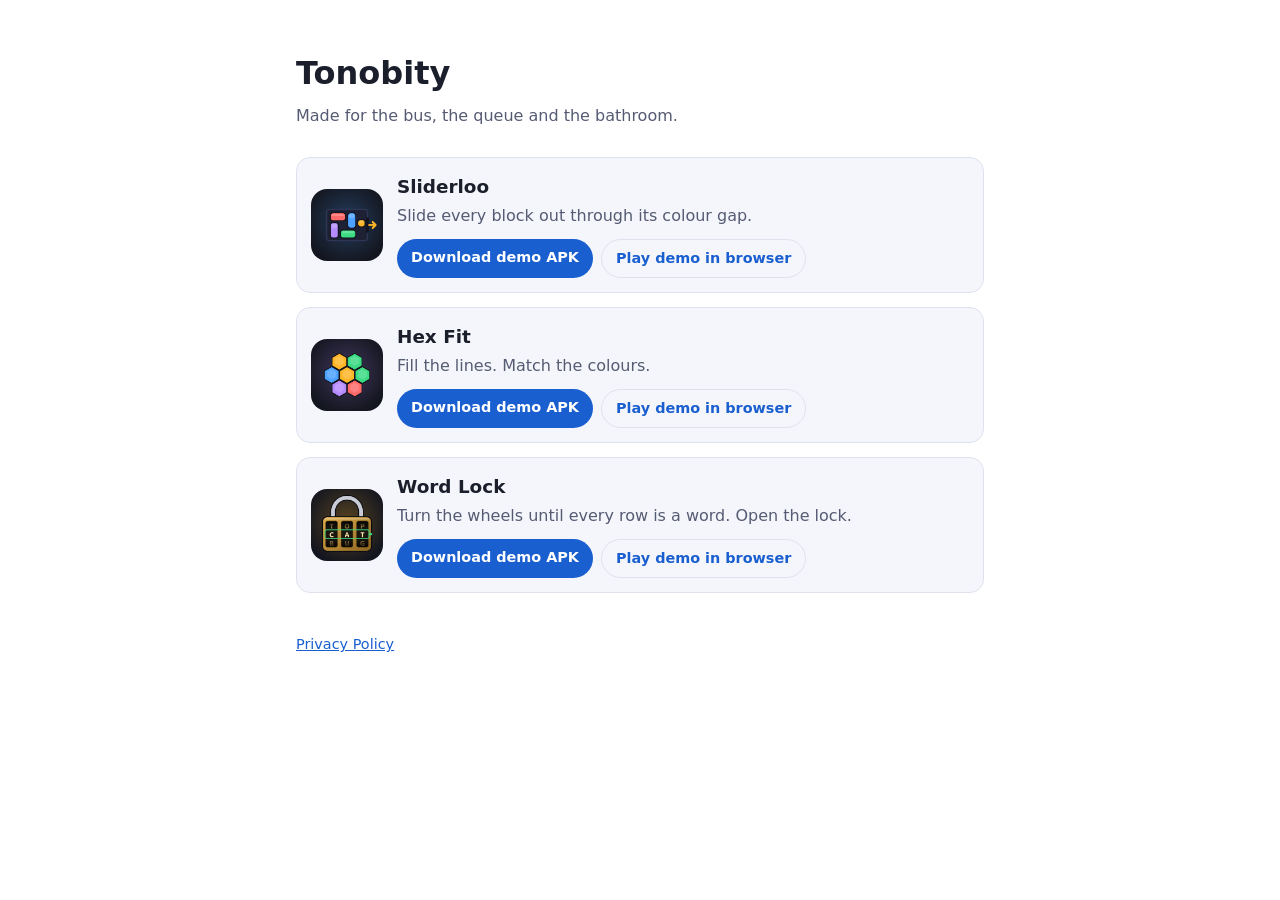
<file: index.html>
<!doctype html>
<html lang="en"><head><meta charset="utf-8"><meta name="viewport" content="width=device-width,initial-scale=1">
<title>Tonobity</title>
<style>
:root{--bg:#fff;--fg:#1b1e2b;--dim:#555b73;--link:#1a5fd0;--card:#f5f6fb;--line:#dfe2ee;--btn:#1a5fd0;--btnfg:#fff}
@media (prefers-color-scheme:dark){:root{--bg:#14161f;--fg:#eceef8;--dim:#a4aac4;--link:#7fb3ff;--card:#1b1e2c;--line:#2b3046;--btn:#4da3ff;--btnfg:#0b1020}}
*{box-sizing:border-box}
body{margin:0;background:var(--bg);color:var(--fg);font:16px/1.6 system-ui,-apple-system,"Segoe UI",Roboto,Arial,sans-serif}
main{max-width:720px;margin:0 auto;padding:48px 16px}
h1{margin:0 0 4px}.sub{color:var(--dim);margin:0 0 28px}a{color:var(--link)}
.games{display:grid;gap:14px}
.game{display:flex;gap:14px;align-items:center;background:var(--card);border:1px solid var(--line);border-radius:14px;padding:14px}
.game img{width:72px;height:72px;border-radius:16px;flex:none}
.noicon{width:64px;height:64px;border-radius:14px;background:var(--dim);opacity:.25;flex:none}.grp{margin:22px 0 4px;font-size:.8rem;letter-spacing:.08em;text-transform:uppercase;color:var(--dim)}.game h2{margin:0;font-size:1.15rem}.game p{margin:2px 0 10px;color:var(--dim)}
.btns{display:flex;gap:8px;flex-wrap:wrap}
.btn{display:inline-block;padding:7px 14px;border-radius:999px;text-decoration:none;font-weight:700;font-size:.9rem;background:var(--btn);color:var(--btnfg)}
.btn.ghost{background:transparent;color:var(--link);border:1px solid var(--line)}
.soon{color:var(--dim);background:var(--card);border:1px dashed var(--line);border-radius:14px;padding:18px;text-align:center}
footer{margin-top:40px;color:var(--dim);font-size:.9rem}
</style></head><body><main>
<h1>Tonobity</h1>
<p class="sub">Made for the bus, the queue and the bathroom.</p>
<div class="games" id="games"><div class="soon">Games coming soon.</div></div>
<footer><a href="privacy/">Privacy Policy</a></footer>
</main>
<script>
// Public: games.json, only entries with "visible": true. Play button only when "onPlay": true; "apk" = direct test download.
// On localhost: local/games.json (all games, built by local-preview.mjs, gitignored) when it exists.
const LOCAL = /^(localhost|127.0.0.1)$/.test(location.hostname);
(LOCAL ? fetch('local/games.json').then((r) => (r.ok ? r : fetch('games.json'))) : fetch('games.json', { cache: 'no-store' })).then((r) => r.json()).then((games) => {
  const shown = games.filter((g) => g.visible);
  if (!shown.length) return;
  const esc = (s) => String(s).replace(/[&<>"]/g, (c) => ({ '&': '&amp;', '<': '&lt;', '>': '&gt;', '"': '&quot;' }[c]));
  const card = (g) => `
    <article class="game">
      ${g.icon ? `<img src="${esc(g.icon)}" alt="">` : `<span class="noicon"></span>`}
      <div><h2>${esc(g.title)}</h2><p>${esc(g.tagline)}</p>
        <div class="btns">
          ${g.playStore && g.onPlay ? `<a class="btn" href="${esc(g.playStore)}">Get it on Google Play</a>` : ''}
          ${g.apk ? `<a class="btn${g.onPlay ? ' ghost' : ''}" href="${esc(g.apk)}" download>Download demo APK</a>` : ''}
          ${g.demo ? `<a class="btn ghost" href="${esc(g.demo)}">Play demo in browser</a>` : ''}
        </div></div>
    </article>`;
  // Optional "group": prio / other (local review only). Without groups: one plain list.
  const groups = [['prio', 'Priority'], ['other', 'Other']];
  document.getElementById('games').innerHTML = shown.some((g) => g.group)
    ? groups.map(([k, label]) => { const list = shown.filter((g) => (g.group ?? 'other') === k); return list.length ? `<h3 class="grp">${label}</h3>${list.map(card).join('')}` : ''; }).join('')
    : shown.map(card).join('');
}).catch(() => {});
</script>
</body></html>
</file>
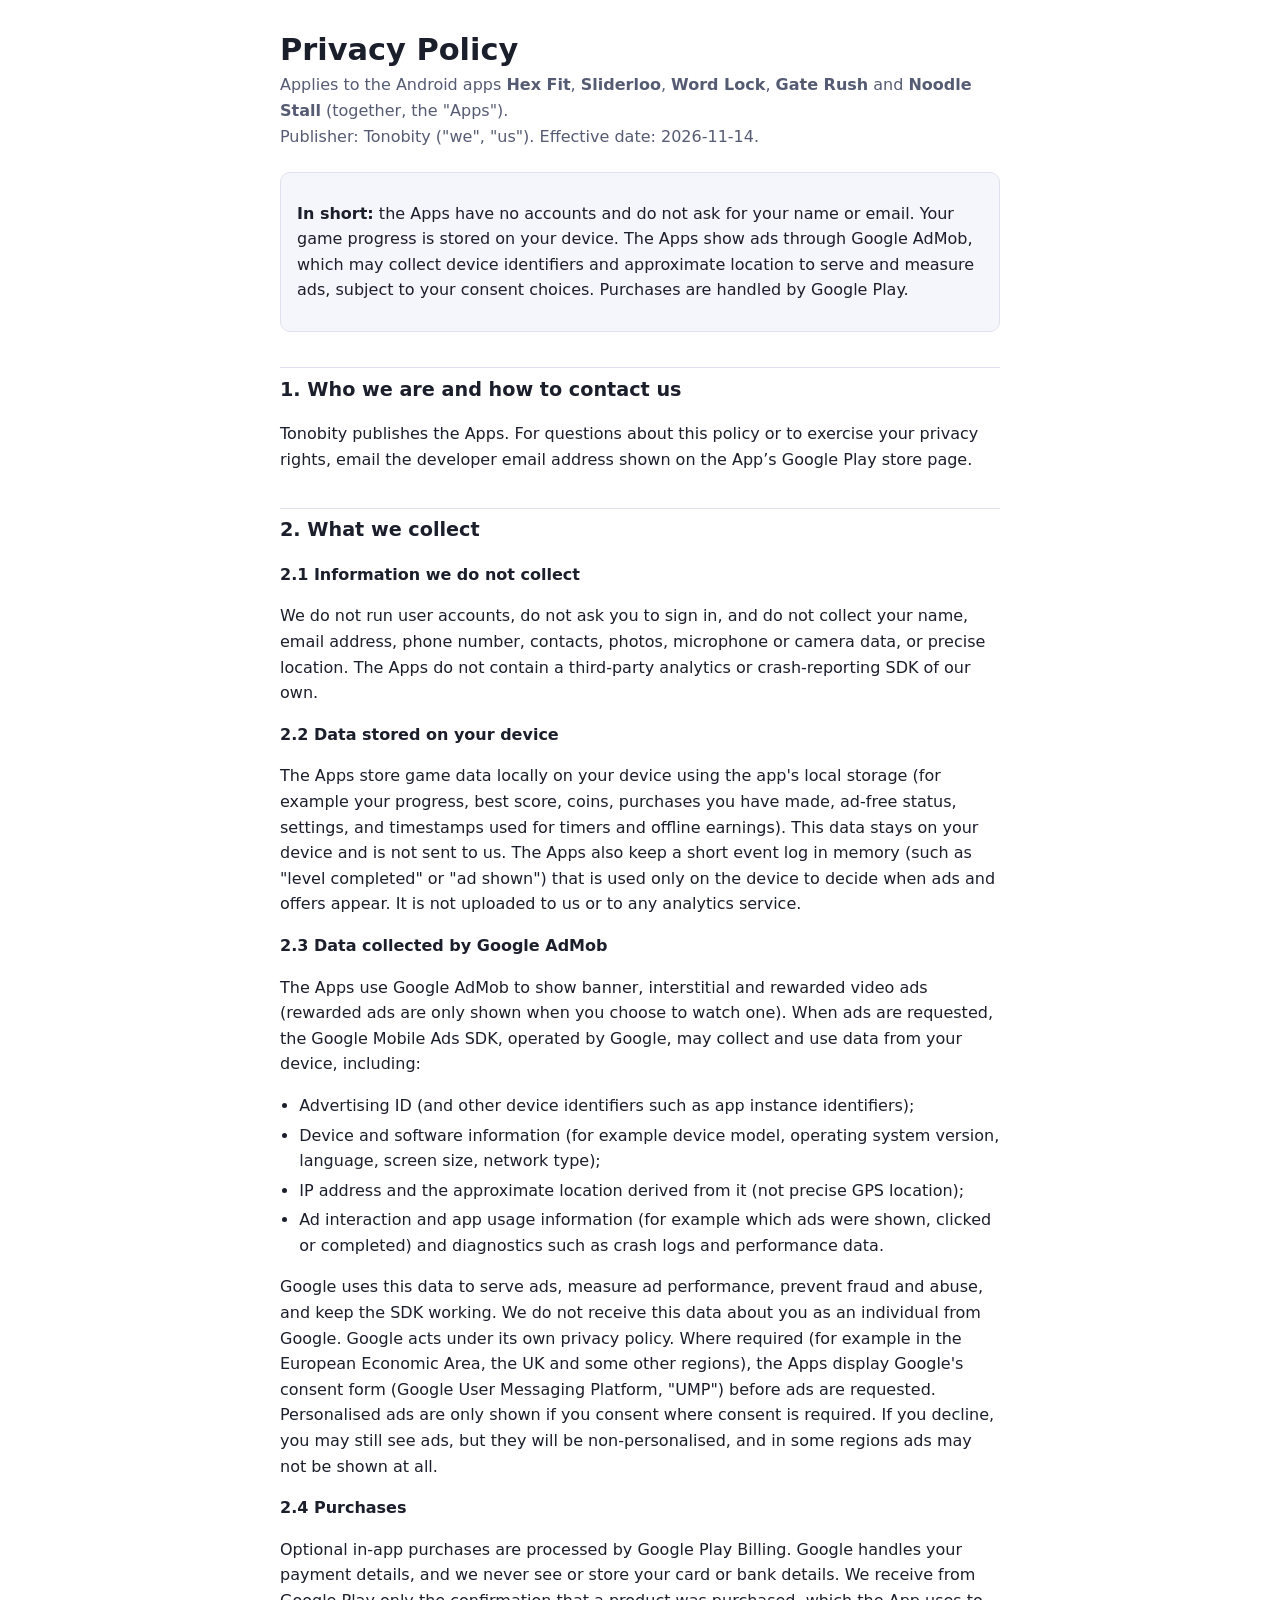
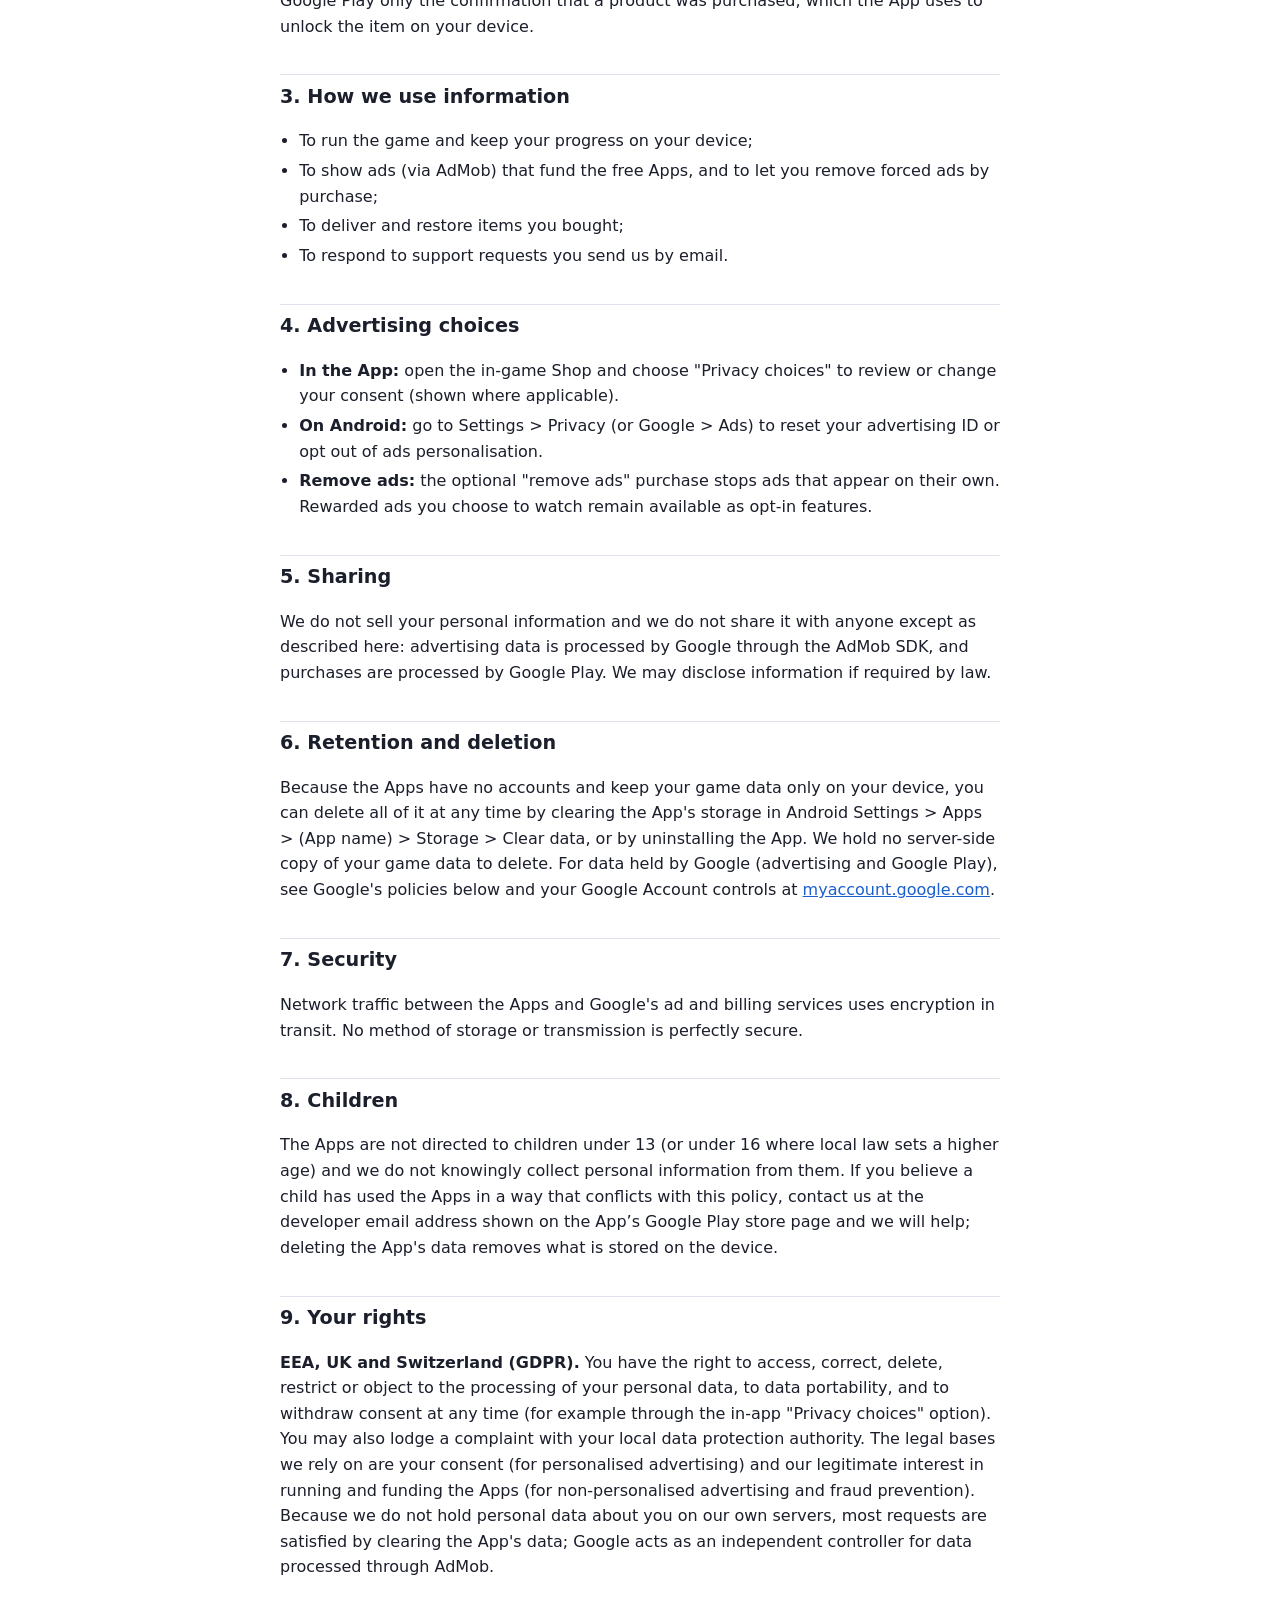
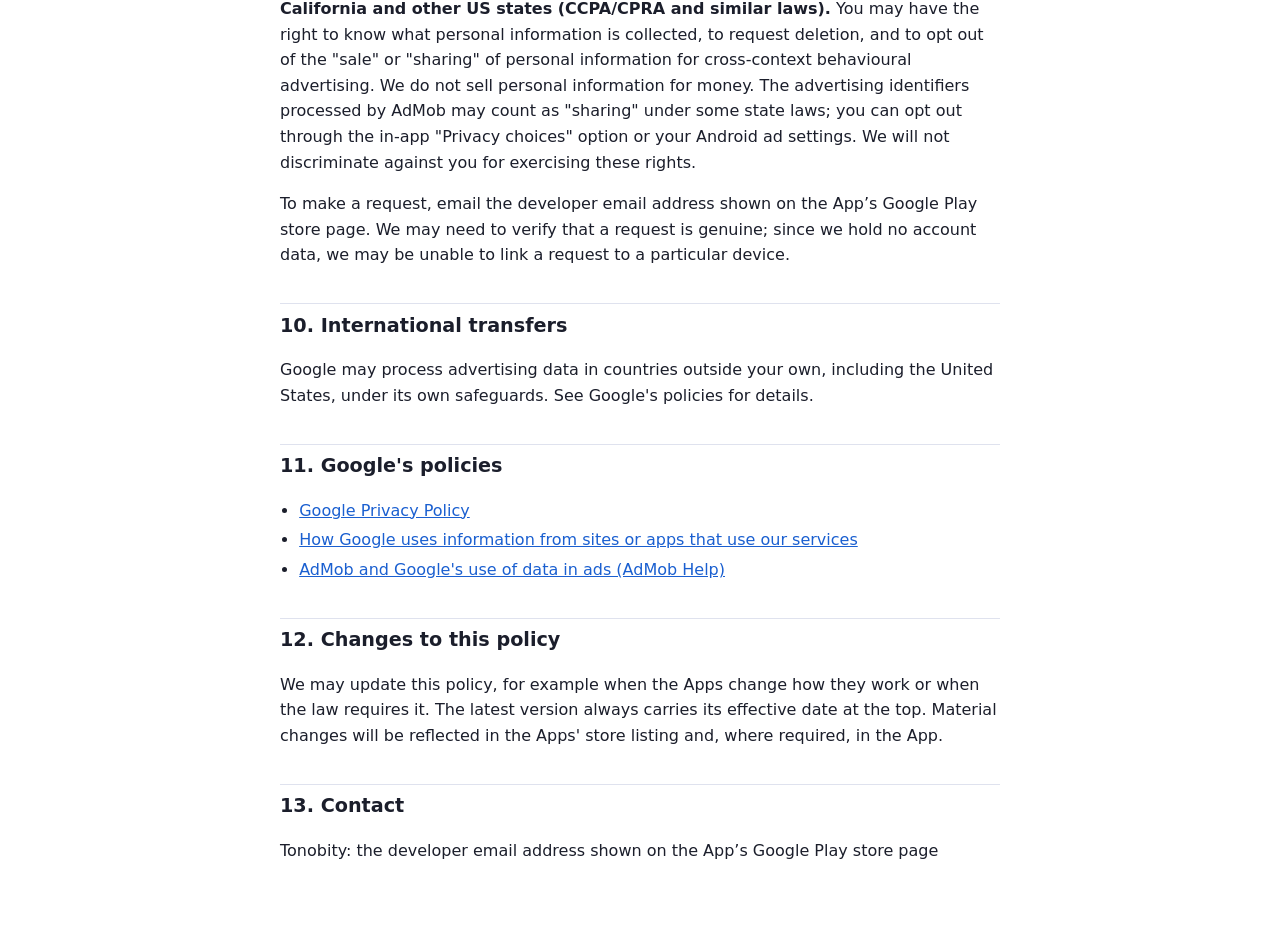
<file: privacy/index.html>
<!doctype html>
<html lang="en">
<head>
<meta charset="utf-8">
<meta name="viewport" content="width=device-width,initial-scale=1">
<title>Tonobity Privacy Policy - Hex Fit, Sliderloo, Word Lock, Gate Rush, Noodle Stall</title>
<meta name="robots" content="index,follow">
<style>
  :root { --bg:#ffffff; --fg:#1b1e2b; --dim:#555b73; --line:#dfe2ee; --link:#1a5fd0; --card:#f5f6fb; }
  @media (prefers-color-scheme: dark) {
    :root { --bg:#14161f; --fg:#eceef8; --dim:#a4aac4; --line:#2b3046; --link:#7fb3ff; --card:#1b1e2c; }
  }
  * { box-sizing: border-box; }
  body { margin:0; background:var(--bg); color:var(--fg); font:16px/1.6 system-ui,-apple-system,"Segoe UI",Roboto,Arial,sans-serif; }
  main { max-width:760px; margin:0 auto; padding:32px 20px 64px; }
  h1 { font-size:1.9rem; line-height:1.2; margin:0 0 4px; }
  h2 { font-size:1.2rem; margin:2.2rem 0 .4rem; padding-top:.4rem; border-top:1px solid var(--line); }
  p, li { color:var(--fg); }
  .meta { color:var(--dim); margin:0 0 1.4rem; }
  a { color:var(--link); }
  ul { padding-left:1.2rem; }
  li { margin:.25rem 0; }
  table { width:100%; border-collapse:collapse; margin:.8rem 0; font-size:.95rem; }
  th, td { text-align:left; vertical-align:top; padding:.5rem .6rem; border:1px solid var(--line); }
  th { background:var(--card); }
  .box { background:var(--card); border:1px solid var(--line); border-radius:10px; padding:12px 16px; }
  @media (max-width:560px) { table { font-size:.85rem; } th, td { padding:.4rem; } }
</style>
</head>
<body>
<main>
<h1>Privacy Policy</h1>
<p class="meta">Applies to the Android apps <strong>Hex Fit</strong>, <strong>Sliderloo</strong>, <strong>Word Lock</strong>, <strong>Gate Rush</strong> and <strong>Noodle Stall</strong> (together, the "Apps").<br>
Publisher: Tonobity ("we", "us"). Effective date: 2026-11-14.</p>

<div class="box">
<p><strong>In short:</strong> the Apps have no accounts and do not ask for your name or email. Your game progress is stored on your device. The Apps show ads through Google AdMob, which may collect device identifiers and approximate location to serve and measure ads, subject to your consent choices. Purchases are handled by Google Play.</p>
</div>

<h2>1. Who we are and how to contact us</h2>
<p>Tonobity publishes the Apps. For questions about this policy or to exercise your privacy rights, email the developer email address shown on the App’s Google Play store page.</p>

<h2>2. What we collect</h2>
<h3 style="font-size:1rem;margin:1rem 0 .2rem">2.1 Information we do not collect</h3>
<p>We do not run user accounts, do not ask you to sign in, and do not collect your name, email address, phone number, contacts, photos, microphone or camera data, or precise location. The Apps do not contain a third-party analytics or crash-reporting SDK of our own.</p>

<h3 style="font-size:1rem;margin:1rem 0 .2rem">2.2 Data stored on your device</h3>
<p>The Apps store game data locally on your device using the app's local storage (for example your progress, best score, coins, purchases you have made, ad-free status, settings, and timestamps used for timers and offline earnings). This data stays on your device and is not sent to us. The Apps also keep a short event log in memory (such as "level completed" or "ad shown") that is used only on the device to decide when ads and offers appear. It is not uploaded to us or to any analytics service.</p>

<h3 style="font-size:1rem;margin:1rem 0 .2rem">2.3 Data collected by Google AdMob</h3>
<p>The Apps use Google AdMob to show banner, interstitial and rewarded video ads (rewarded ads are only shown when you choose to watch one). When ads are requested, the Google Mobile Ads SDK, operated by Google, may collect and use data from your device, including:</p>
<ul>
  <li>Advertising ID (and other device identifiers such as app instance identifiers);</li>
  <li>Device and software information (for example device model, operating system version, language, screen size, network type);</li>
  <li>IP address and the approximate location derived from it (not precise GPS location);</li>
  <li>Ad interaction and app usage information (for example which ads were shown, clicked or completed) and diagnostics such as crash logs and performance data.</li>
</ul>
<p>Google uses this data to serve ads, measure ad performance, prevent fraud and abuse, and keep the SDK working. We do not receive this data about you as an individual from Google. Google acts under its own privacy policy. Where required (for example in the European Economic Area, the UK and some other regions), the Apps display Google's consent form (Google User Messaging Platform, "UMP") before ads are requested. Personalised ads are only shown if you consent where consent is required. If you decline, you may still see ads, but they will be non-personalised, and in some regions ads may not be shown at all.</p>

<h3 style="font-size:1rem;margin:1rem 0 .2rem">2.4 Purchases</h3>
<p>Optional in-app purchases are processed by Google Play Billing. Google handles your payment details, and we never see or store your card or bank details. We receive from Google Play only the confirmation that a product was purchased, which the App uses to unlock the item on your device.</p>

<h2>3. How we use information</h2>
<ul>
  <li>To run the game and keep your progress on your device;</li>
  <li>To show ads (via AdMob) that fund the free Apps, and to let you remove forced ads by purchase;</li>
  <li>To deliver and restore items you bought;</li>
  <li>To respond to support requests you send us by email.</li>
</ul>

<h2>4. Advertising choices</h2>
<ul>
  <li><strong>In the App:</strong> open the in-game Shop and choose "Privacy choices" to review or change your consent (shown where applicable).</li>
  <li><strong>On Android:</strong> go to Settings &gt; Privacy (or Google &gt; Ads) to reset your advertising ID or opt out of ads personalisation.</li>
  <li><strong>Remove ads:</strong> the optional "remove ads" purchase stops ads that appear on their own. Rewarded ads you choose to watch remain available as opt-in features.</li>
</ul>

<h2>5. Sharing</h2>
<p>We do not sell your personal information and we do not share it with anyone except as described here: advertising data is processed by Google through the AdMob SDK, and purchases are processed by Google Play. We may disclose information if required by law.</p>

<h2>6. Retention and deletion</h2>
<p>Because the Apps have no accounts and keep your game data only on your device, you can delete all of it at any time by clearing the App's storage in Android Settings &gt; Apps &gt; (App name) &gt; Storage &gt; Clear data, or by uninstalling the App. We hold no server-side copy of your game data to delete. For data held by Google (advertising and Google Play), see Google's policies below and your Google Account controls at <a href="https://myaccount.google.com/">myaccount.google.com</a>.</p>

<h2>7. Security</h2>
<p>Network traffic between the Apps and Google's ad and billing services uses encryption in transit. No method of storage or transmission is perfectly secure.</p>

<h2>8. Children</h2>
<p>The Apps are not directed to children under 13 (or under 16 where local law sets a higher age) and we do not knowingly collect personal information from them. If you believe a child has used the Apps in a way that conflicts with this policy, contact us at the developer email address shown on the App’s Google Play store page and we will help; deleting the App's data removes what is stored on the device.</p>

<h2>9. Your rights</h2>
<p><strong>EEA, UK and Switzerland (GDPR).</strong> You have the right to access, correct, delete, restrict or object to the processing of your personal data, to data portability, and to withdraw consent at any time (for example through the in-app "Privacy choices" option). You may also lodge a complaint with your local data protection authority. The legal bases we rely on are your consent (for personalised advertising) and our legitimate interest in running and funding the Apps (for non-personalised advertising and fraud prevention). Because we do not hold personal data about you on our own servers, most requests are satisfied by clearing the App's data; Google acts as an independent controller for data processed through AdMob.</p>
<p><strong>California and other US states (CCPA/CPRA and similar laws).</strong> You may have the right to know what personal information is collected, to request deletion, and to opt out of the "sale" or "sharing" of personal information for cross-context behavioural advertising. We do not sell personal information for money. The advertising identifiers processed by AdMob may count as "sharing" under some state laws; you can opt out through the in-app "Privacy choices" option or your Android ad settings. We will not discriminate against you for exercising these rights.</p>
<p>To make a request, email the developer email address shown on the App’s Google Play store page. We may need to verify that a request is genuine; since we hold no account data, we may be unable to link a request to a particular device.</p>

<h2>10. International transfers</h2>
<p>Google may process advertising data in countries outside your own, including the United States, under its own safeguards. See Google's policies for details.</p>

<h2>11. Google's policies</h2>
<ul>
  <li><a href="https://policies.google.com/privacy">Google Privacy Policy</a></li>
  <li><a href="https://policies.google.com/technologies/partner-sites">How Google uses information from sites or apps that use our services</a></li>
  <li><a href="https://support.google.com/admob/answer/6128543">AdMob and Google's use of data in ads (AdMob Help)</a></li>
</ul>

<h2>12. Changes to this policy</h2>
<p>We may update this policy, for example when the Apps change how they work or when the law requires it. The latest version always carries its effective date at the top. Material changes will be reflected in the Apps' store listing and, where required, in the App.</p>

<h2>13. Contact</h2>
<p>Tonobity: the developer email address shown on the App’s Google Play store page</p>
</main>
</body>
</html>
</file>
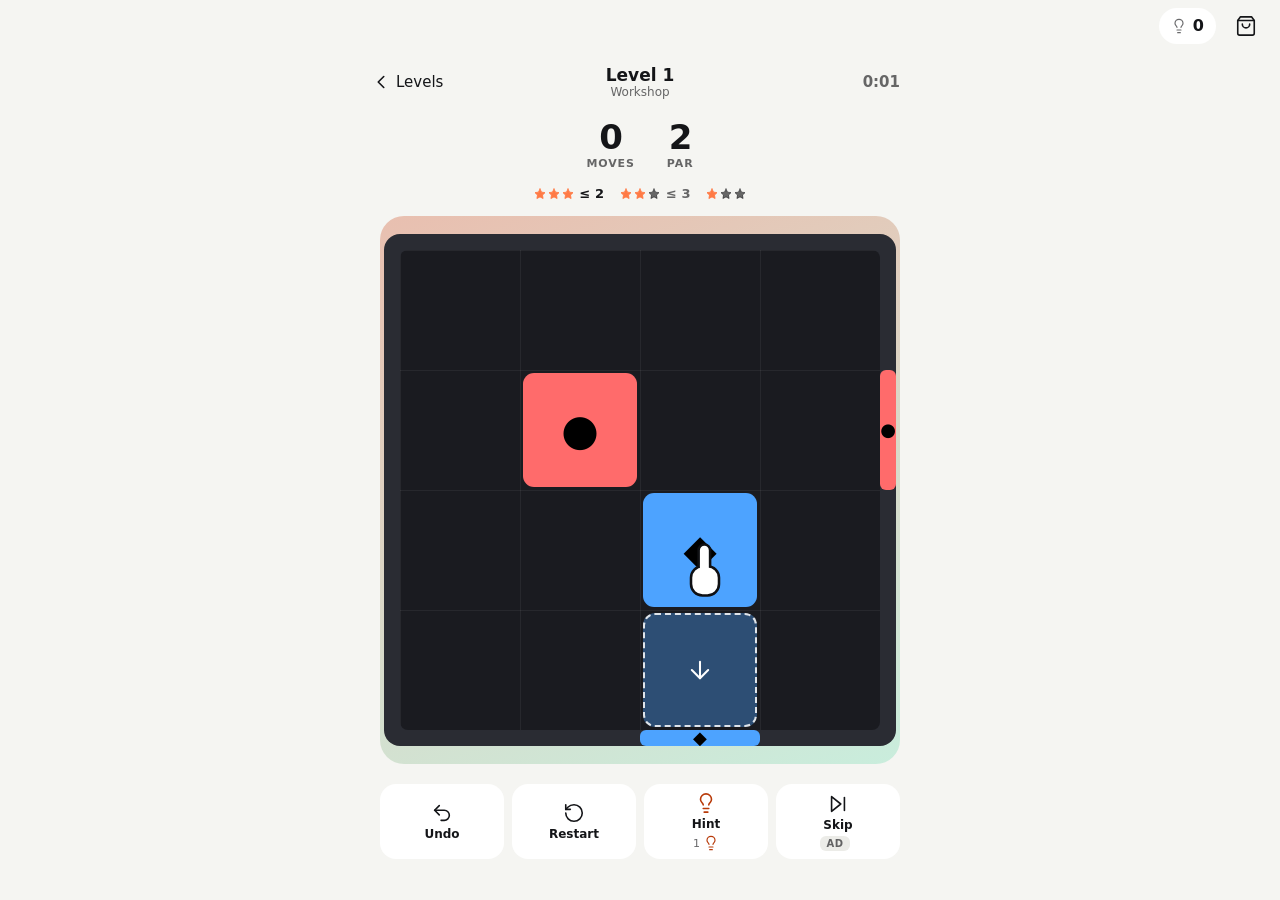
<file: block-jam/play/index.html>
<!doctype html>
<html lang="en"><head><meta charset="utf-8">
<meta name="viewport" content="width=device-width,initial-scale=1,maximum-scale=1,user-scalable=no,viewport-fit=cover">
<meta name="theme-color" content="#0F1013">
<title>Sliderloo</title>  <script type="module" crossorigin src="./assets/index-8PLJAS3u.js"></script>
</head>
<body><div id="app"></div>
</body></html>
</file>
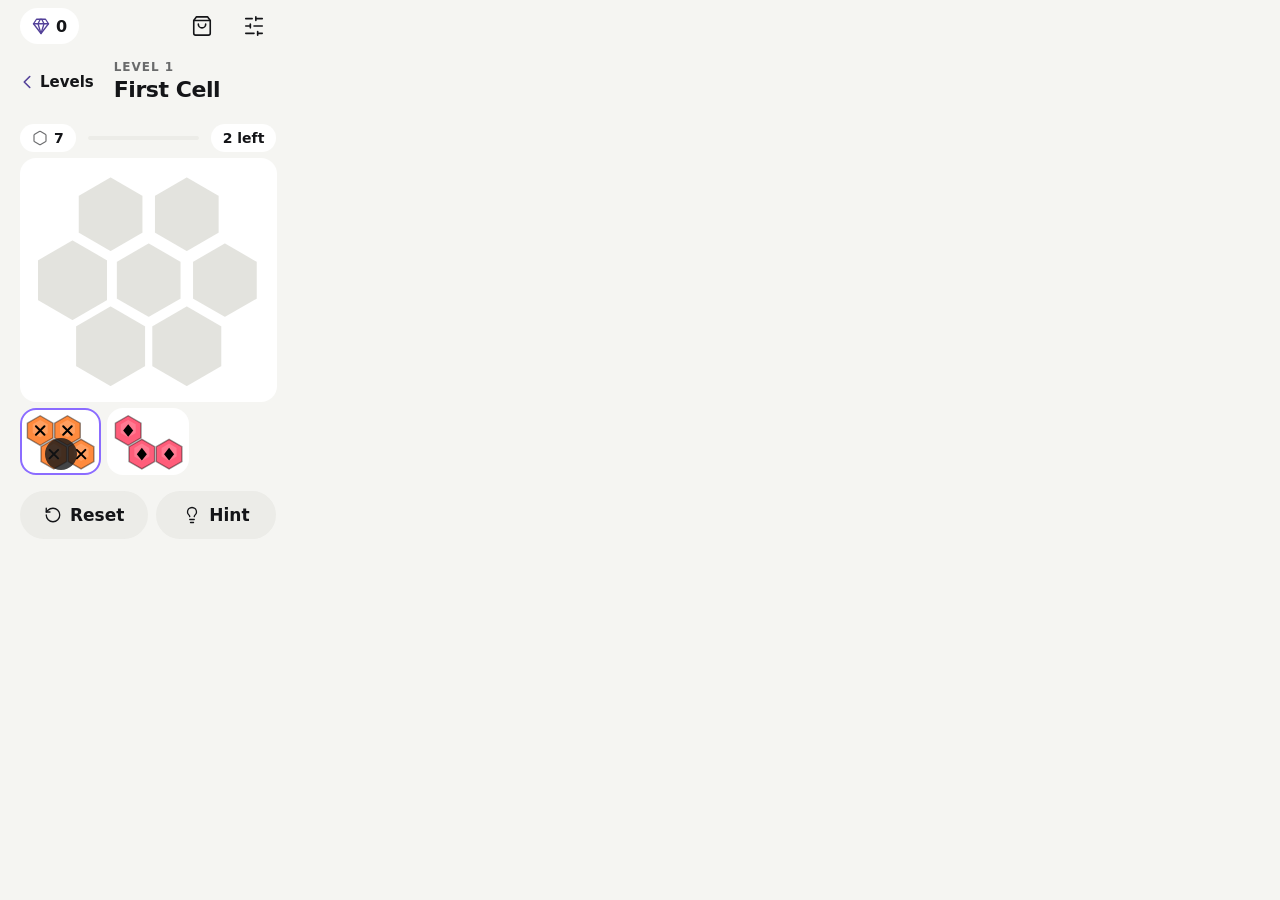
<file: hex-fit/play/index.html>
<!doctype html>
<html lang="en"><head><meta charset="utf-8">
<meta name="viewport" content="width=device-width,initial-scale=1,maximum-scale=1,user-scalable=no,viewport-fit=cover">
<meta name="theme-color" content="#000000">
<title>Hex Fit</title>
<style>
html,body{height:100%;overscroll-behavior:none}
body{touch-action:none}
</style>
  <script type="module" crossorigin src="./assets/index-DpVXVKHv.js"></script>
  <link rel="stylesheet" crossorigin href="./assets/index-4oLlJymo.css">
</head><body>
<main id="app" aria-label="Hex Fit"></main>
</body></html>
</file>
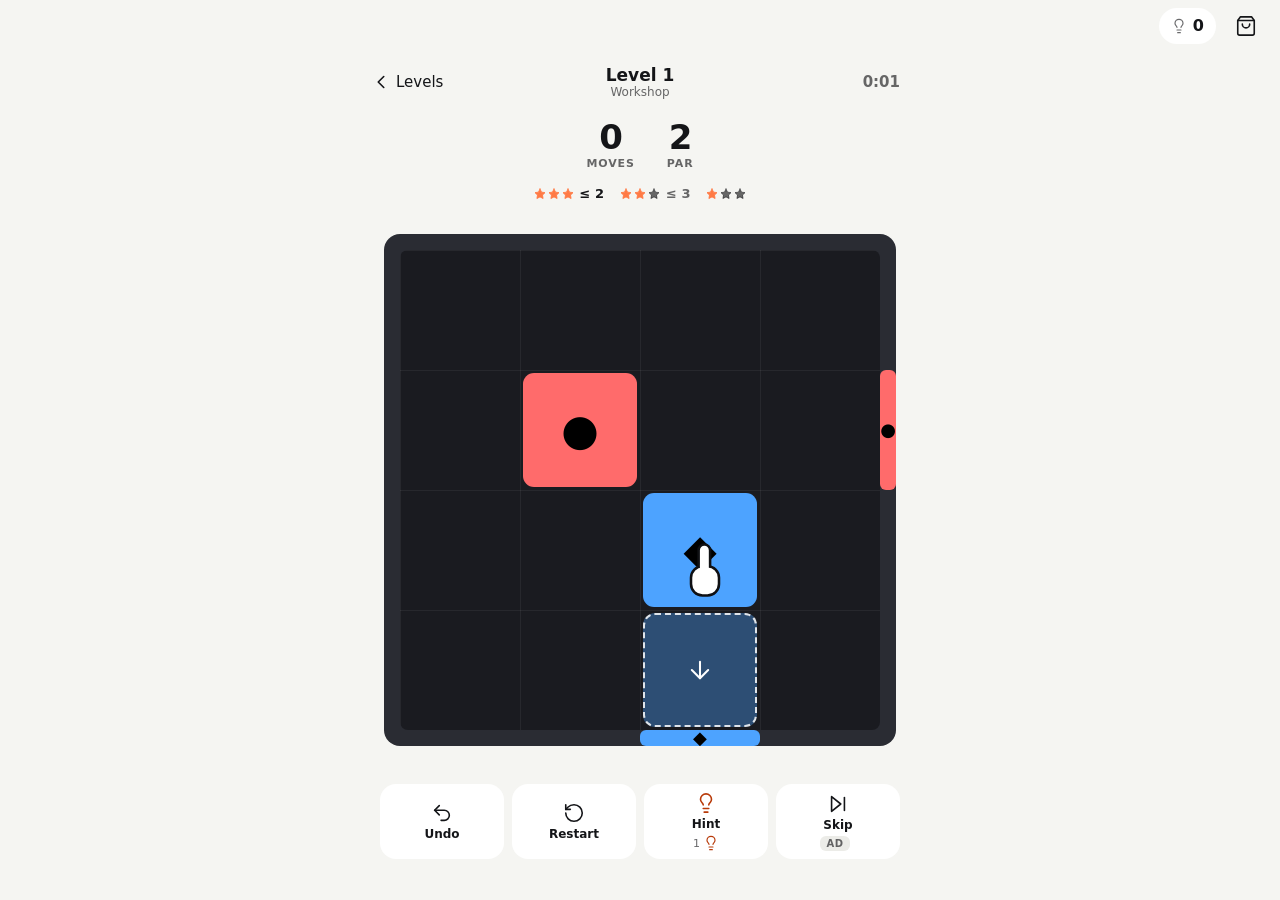
<file: sliderloo/play/index.html>
<!doctype html>
<html lang="en"><head><meta charset="utf-8">
<meta name="viewport" content="width=device-width,initial-scale=1,maximum-scale=1,user-scalable=no,viewport-fit=cover">
<meta name="theme-color" content="#0F1013">
<title>Sliderloo</title>  <script type="module" crossorigin src="./assets/index-DY_R2yKJ.js"></script>
</head>
<body><div id="app"></div>
</body></html>
</file>
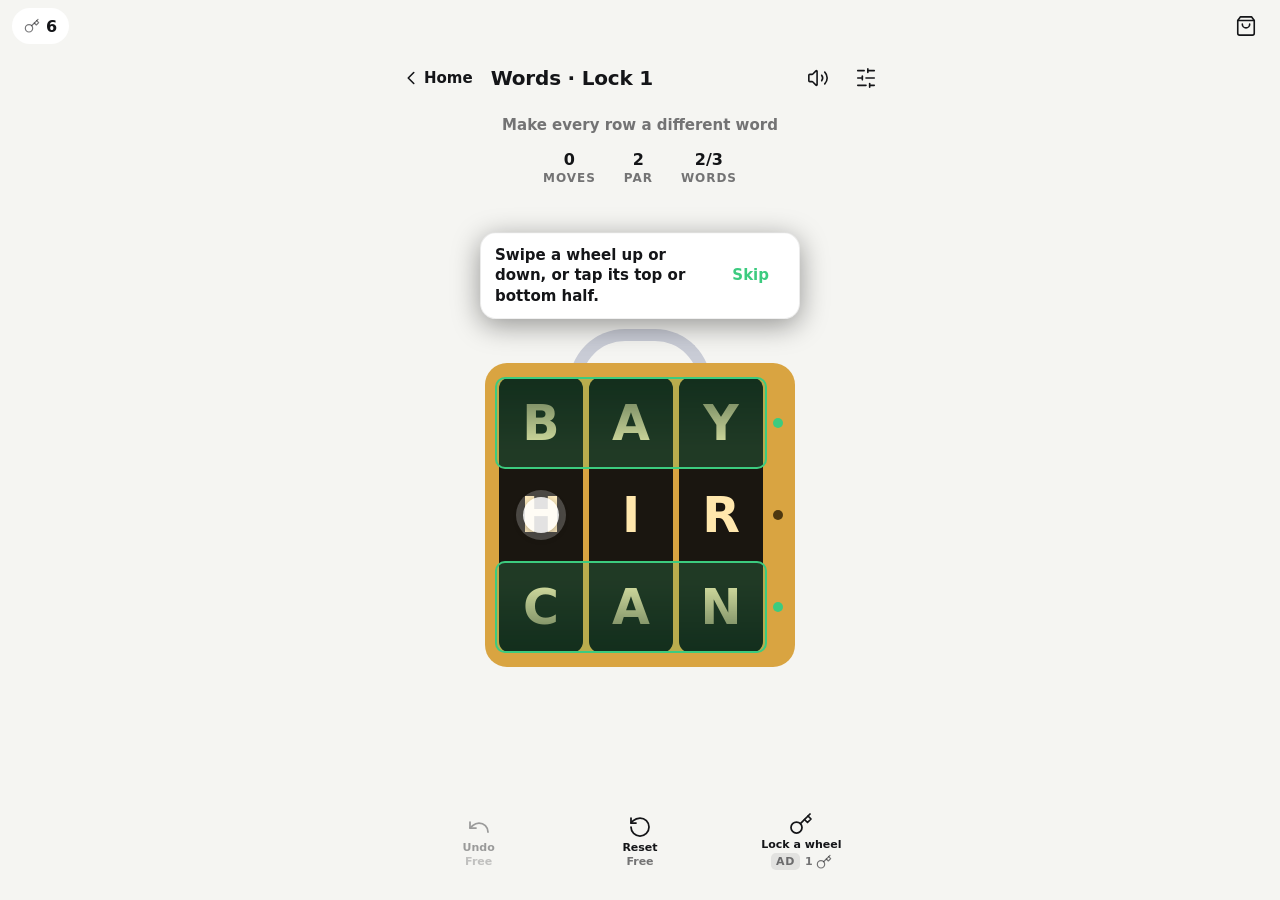
<file: word-lock/play/index.html>
<!doctype html>
<html lang="en"><head><meta charset="utf-8">
<meta name="viewport" content="width=device-width,initial-scale=1,maximum-scale=1,user-scalable=no,viewport-fit=cover">
<meta name="theme-color" content="#000000" media="(prefers-color-scheme: dark)">
<meta name="theme-color" content="#F5F5F2" media="(prefers-color-scheme: light)">
<title>Word Lock</title>
<style>
html,body{height:100%;overscroll-behavior:none}
body{touch-action:manipulation}
</style>
  <script type="module" crossorigin src="./assets/index-4lIHljAK.js"></script>
</head><body>
<main id="app" aria-label="Word Lock"></main>
</body></html>
</file>
<file: hex-fit/play/assets/index-4oLlJymo.css>
@font-face{font-family:"Baloo 2";font-style:normal;font-display:swap;font-weight:600;src:url(./baloo-2-latin-600-normal-tIfxVoAe.woff2) format("woff2"),url(./baloo-2-latin-600-normal-B4tNaogw.woff) format("woff")}@font-face{font-family:"Baloo 2";font-style:normal;font-display:swap;font-weight:700;src:url(./baloo-2-latin-700-normal-CqTg7A15.woff2) format("woff2"),url(./baloo-2-latin-700-normal-Ld3Zm3l2.woff) format("woff")}@font-face{font-family:"Baloo 2";font-style:normal;font-display:swap;font-weight:800;src:url(./baloo-2-latin-800-normal-BbF3Etk1.woff2) format("woff2"),url(./baloo-2-latin-800-normal-B8BXfZF7.woff) format("woff")}
</file>
